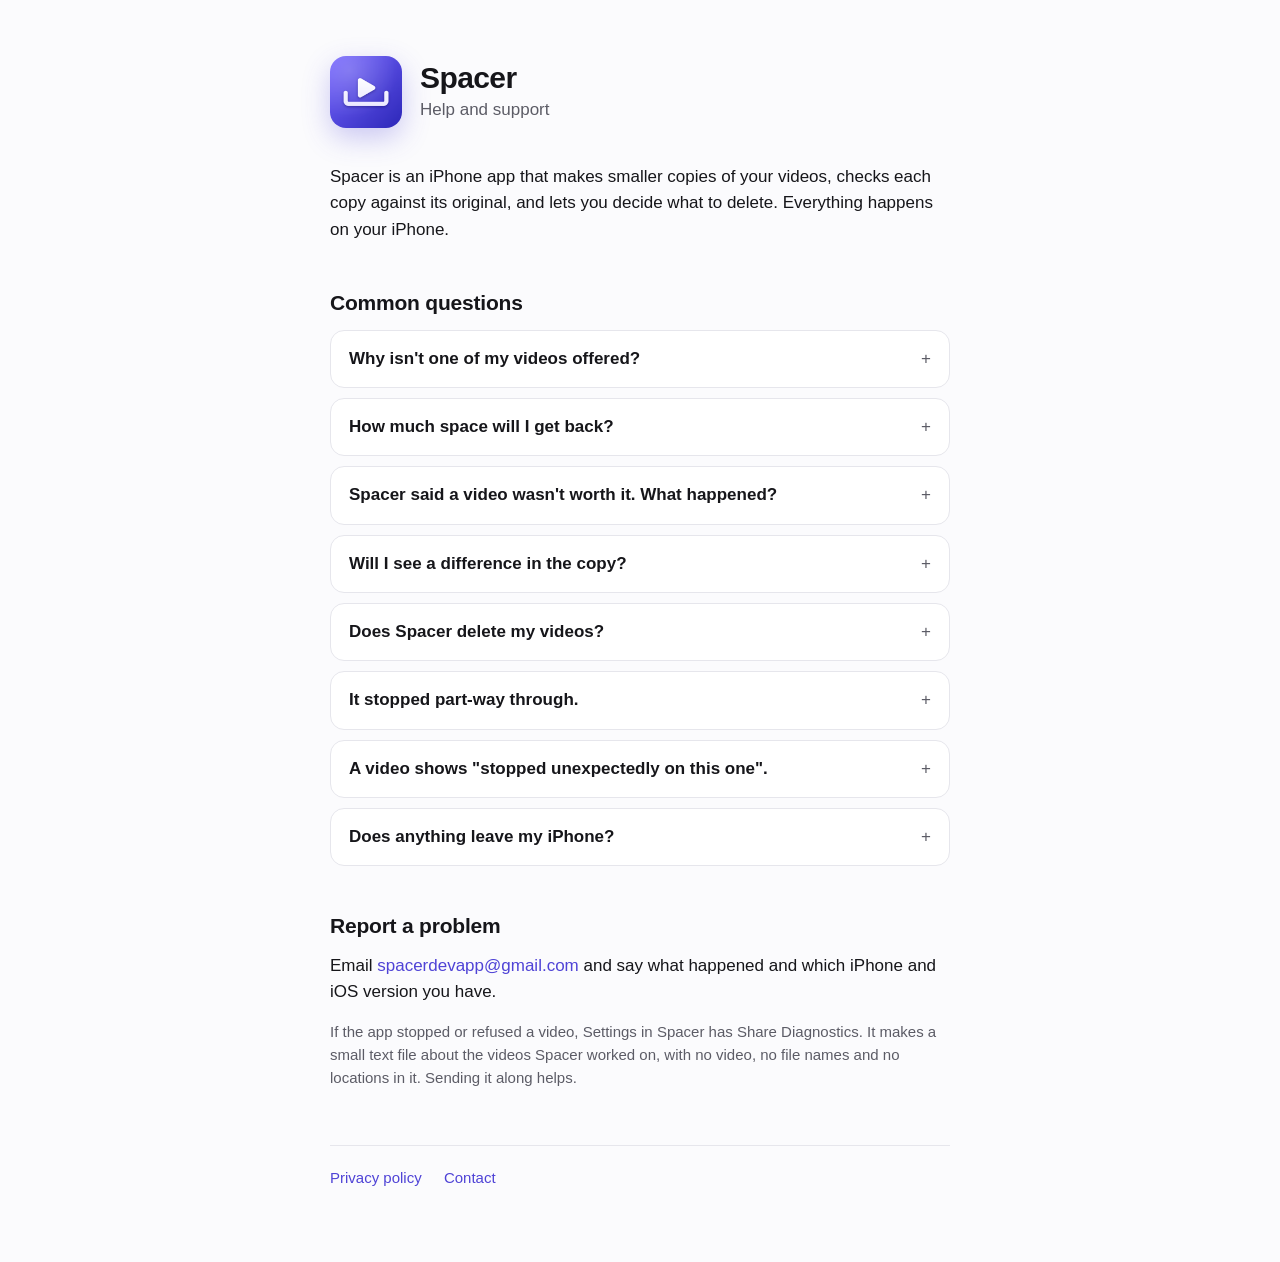
<file: index.html>
<!doctype html>
<html lang="en">
<head>
<meta charset="utf-8">
<meta name="viewport" content="width=device-width, initial-scale=1">
<title>Spacer: help and support</title>
<meta name="description" content="Help for Spacer, the iPhone app that makes smaller copies of your videos.">
<link rel="icon" href="icon.png">
<link rel="stylesheet" href="style.css">
</head>
<body>
<main>
  <header>
    <img src="icon.png" alt="Spacer app icon">
    <div>
      <h1>Spacer</h1>
      <p>Help and support</p>
    </div>
  </header>

  <p>Spacer is an iPhone app that makes smaller copies of your videos, checks each copy against its original, and lets you decide what to delete. Everything happens on your iPhone.</p>

  <h2>Common questions</h2>

  <details>
    <summary>Why isn't one of my videos offered?</summary>
    <p>Usually because it is already small. Videos saved from chat apps and social apps, and many videos recorded at normal camera settings, have nothing left to remove. Spacer lists those under Already Small and leaves them alone.</p>
    <p>Some kinds of video are skipped for now because a smaller copy would lose something: slo-mo, Cinematic, spatial, time-lapse, ProRes, and videos edited in Photos.</p>
  </details>

  <details>
    <summary>How much space will I get back?</summary>
    <p>It depends on how your iPhone recorded the video. The biggest savings are on videos shot at high quality settings, like 4K at 60 fps on recent Pro models, which often come out at less than half the size. Videos shot at standard settings save less, and some don't shrink at all.</p>
    <p>The number in the list is an estimate. Spacer tests a few seconds of a video before spending time on it.</p>
  </details>

  <details>
    <summary>Spacer said a video wasn't worth it. What happened?</summary>
    <p>Spacer tried it and the copy would not have been meaningfully smaller, so it kept the original and made nothing. That is normal for videos that are already efficient.</p>
  </details>

  <details>
    <summary>Will I see a difference in the copy?</summary>
    <p>At the default setting the copy is hard to tell from the original unless you zoom in. The slider goes both ways: towards Sharper for copies with no visible difference, towards Smaller for the smallest files.</p>
    <p>Resolution, frame rate, colour and HDR stay the same at every setting, and sound is copied untouched. You can compare a copy with its original side by side before you delete anything.</p>
  </details>

  <details>
    <summary>Does Spacer delete my videos?</summary>
    <p>Never on its own. After a copy is made and checked, you review it and choose to delete the original, and iOS asks you to confirm. Deleted originals stay in Recently Deleted in Photos for 30 days.</p>
  </details>

  <details>
    <summary>It stopped part-way through.</summary>
    <p>Compression runs while Spacer is open. If you switch apps or lock the phone, the video being worked on goes back to waiting and starts again when you come back. Nothing is lost and no half-made copy is saved.</p>
  </details>

  <details>
    <summary>A video shows "stopped unexpectedly on this one".</summary>
    <p>The app closed while working on that video, so Spacer skips it to avoid doing the same thing again. It will be tried again after the next app update.</p>
  </details>

  <details>
    <summary>Does anything leave my iPhone?</summary>
    <p>No. There is no account, no upload, no ads and no tracking. See the <a href="privacy/">privacy policy</a>.</p>
  </details>

  <h2>Report a problem</h2>

  <p>Email <a href="mailto:spacerdevapp@gmail.com">spacerdevapp@gmail.com</a> and say what happened and which iPhone and iOS version you have.</p>
  <p class="note">If the app stopped or refused a video, Settings in Spacer has Share Diagnostics. It makes a small text file about the videos Spacer worked on, with no video, no file names and no locations in it. Sending it along helps.</p>

  <footer>
    <a href="privacy/">Privacy policy</a>
    <a href="mailto:spacerdevapp@gmail.com">Contact</a>
  </footer>
</main>
</body>
</html>
</file>
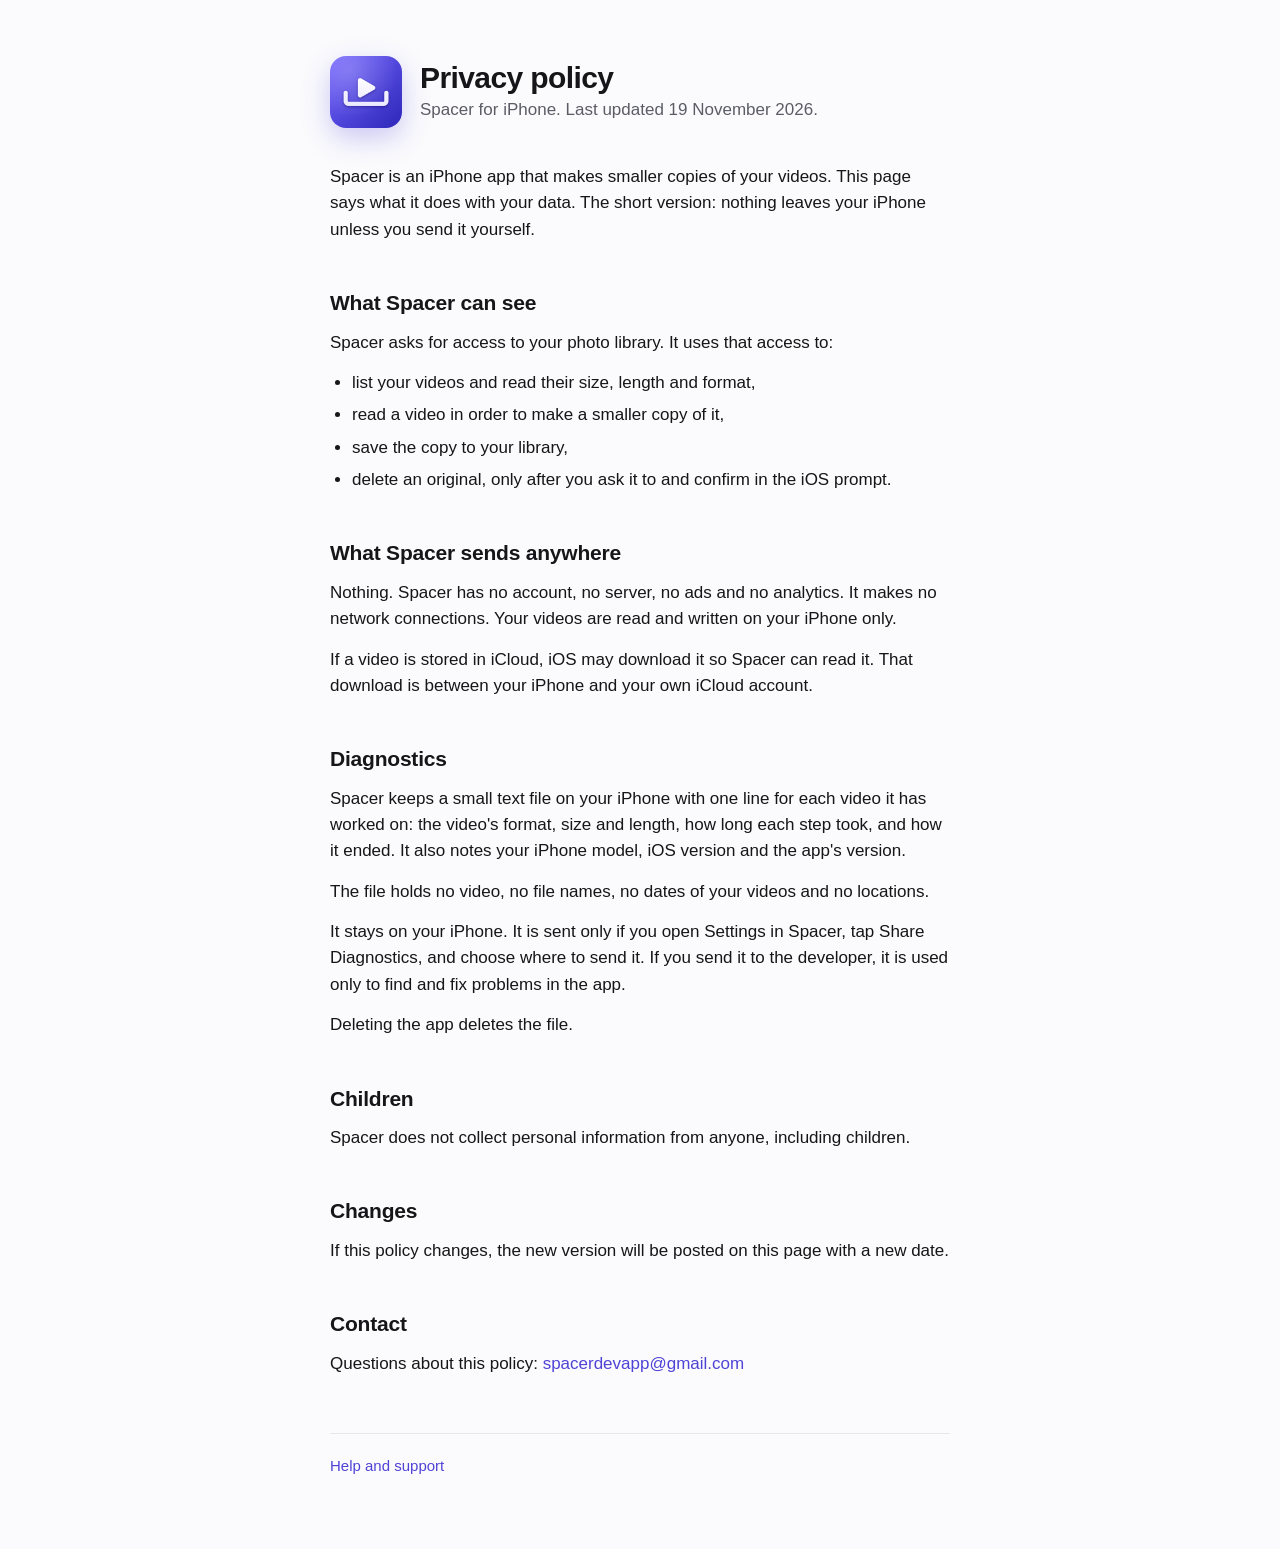
<file: privacy/index.html>
<!doctype html>
<html lang="en">
<head>
<meta charset="utf-8">
<meta name="viewport" content="width=device-width, initial-scale=1">
<title>Spacer: privacy policy</title>
<meta name="description" content="What Spacer does with your data. Nothing leaves your iPhone unless you send it yourself.">
<link rel="icon" href="../icon.png">
<link rel="stylesheet" href="../style.css">
</head>
<body>
<main>
  <header>
    <img src="../icon.png" alt="Spacer app icon">
    <div>
      <h1>Privacy policy</h1>
      <p>Spacer for iPhone. Last updated 19 November 2026.</p>
    </div>
  </header>

  <p>Spacer is an iPhone app that makes smaller copies of your videos. This page says what it does with your data. The short version: nothing leaves your iPhone unless you send it yourself.</p>

  <h2>What Spacer can see</h2>
  <p>Spacer asks for access to your photo library. It uses that access to:</p>
  <ul>
    <li>list your videos and read their size, length and format,</li>
    <li>read a video in order to make a smaller copy of it,</li>
    <li>save the copy to your library,</li>
    <li>delete an original, only after you ask it to and confirm in the iOS prompt.</li>
  </ul>

  <h2>What Spacer sends anywhere</h2>
  <p>Nothing. Spacer has no account, no server, no ads and no analytics. It makes no network connections. Your videos are read and written on your iPhone only.</p>
  <p>If a video is stored in iCloud, iOS may download it so Spacer can read it. That download is between your iPhone and your own iCloud account.</p>

  <h2>Diagnostics</h2>
  <p>Spacer keeps a small text file on your iPhone with one line for each video it has worked on: the video's format, size and length, how long each step took, and how it ended. It also notes your iPhone model, iOS version and the app's version.</p>
  <p>The file holds no video, no file names, no dates of your videos and no locations.</p>
  <p>It stays on your iPhone. It is sent only if you open Settings in Spacer, tap Share Diagnostics, and choose where to send it. If you send it to the developer, it is used only to find and fix problems in the app.</p>
  <p>Deleting the app deletes the file.</p>

  <h2>Children</h2>
  <p>Spacer does not collect personal information from anyone, including children.</p>

  <h2>Changes</h2>
  <p>If this policy changes, the new version will be posted on this page with a new date.</p>

  <h2>Contact</h2>
  <p>Questions about this policy: <a href="mailto:spacerdevapp@gmail.com">spacerdevapp@gmail.com</a></p>

  <footer>
    <a href="../">Help and support</a>
  </footer>
</main>
</body>
</html>
</file>
<file: style.css>
:root {
  --page: #fbfbfd;
  --card: #ffffff;
  --ink: #16161a;
  --soft: #5c5c66;
  --line: #e6e6ec;
  --accent: #4f43d6;
  color-scheme: light dark;
}

@media (prefers-color-scheme: dark) {
  :root {
    --page: #0c0c0f;
    --card: #17171c;
    --ink: #f3f3f6;
    --soft: #a3a3ad;
    --line: #26262e;
    --accent: #9a90ff;
  }
}

* {
  box-sizing: border-box;
}

body {
  margin: 0;
  background: var(--page);
  color: var(--ink);
  font: 17px/1.55 -apple-system, BlinkMacSystemFont, "SF Pro Text", "Helvetica Neue", Arial, sans-serif;
  -webkit-text-size-adjust: 100%;
}

main {
  max-width: 660px;
  margin: 0 auto;
  padding: 56px 20px 72px;
}

header {
  display: flex;
  align-items: center;
  gap: 18px;
  margin-bottom: 36px;
}

header img {
  width: 72px;
  height: 72px;
  border-radius: 16px;
  box-shadow: 0 10px 28px rgba(79, 67, 214, 0.28);
}

header p {
  margin: 2px 0 0;
  color: var(--soft);
}

h1 {
  margin: 0;
  font-size: 30px;
  line-height: 1.15;
  letter-spacing: -0.02em;
}

h2 {
  margin: 44px 0 10px;
  font-size: 21px;
  letter-spacing: -0.01em;
}

p,
ul {
  margin: 0 0 14px;
}

ul {
  padding-left: 22px;
}

li {
  margin-bottom: 6px;
}

a {
  color: var(--accent);
  text-decoration: none;
}

a:hover {
  text-decoration: underline;
}

.note {
  color: var(--soft);
  font-size: 15px;
}

details {
  background: var(--card);
  border: 1px solid var(--line);
  border-radius: 14px;
  padding: 0 18px;
  margin-bottom: 10px;
}

summary {
  cursor: pointer;
  font-weight: 600;
  padding: 15px 0;
  list-style: none;
  display: flex;
  justify-content: space-between;
  align-items: baseline;
  gap: 14px;
}

summary::-webkit-details-marker {
  display: none;
}

summary::after {
  content: "+";
  flex: none;
  color: var(--soft);
  font-weight: 400;
}

details[open] summary::after {
  content: "\2212";
}

details p:last-child,
details ul:last-child {
  margin-bottom: 16px;
}

footer {
  margin-top: 56px;
  padding-top: 20px;
  border-top: 1px solid var(--line);
  color: var(--soft);
  font-size: 15px;
}

footer a {
  margin-right: 18px;
}
</file>
